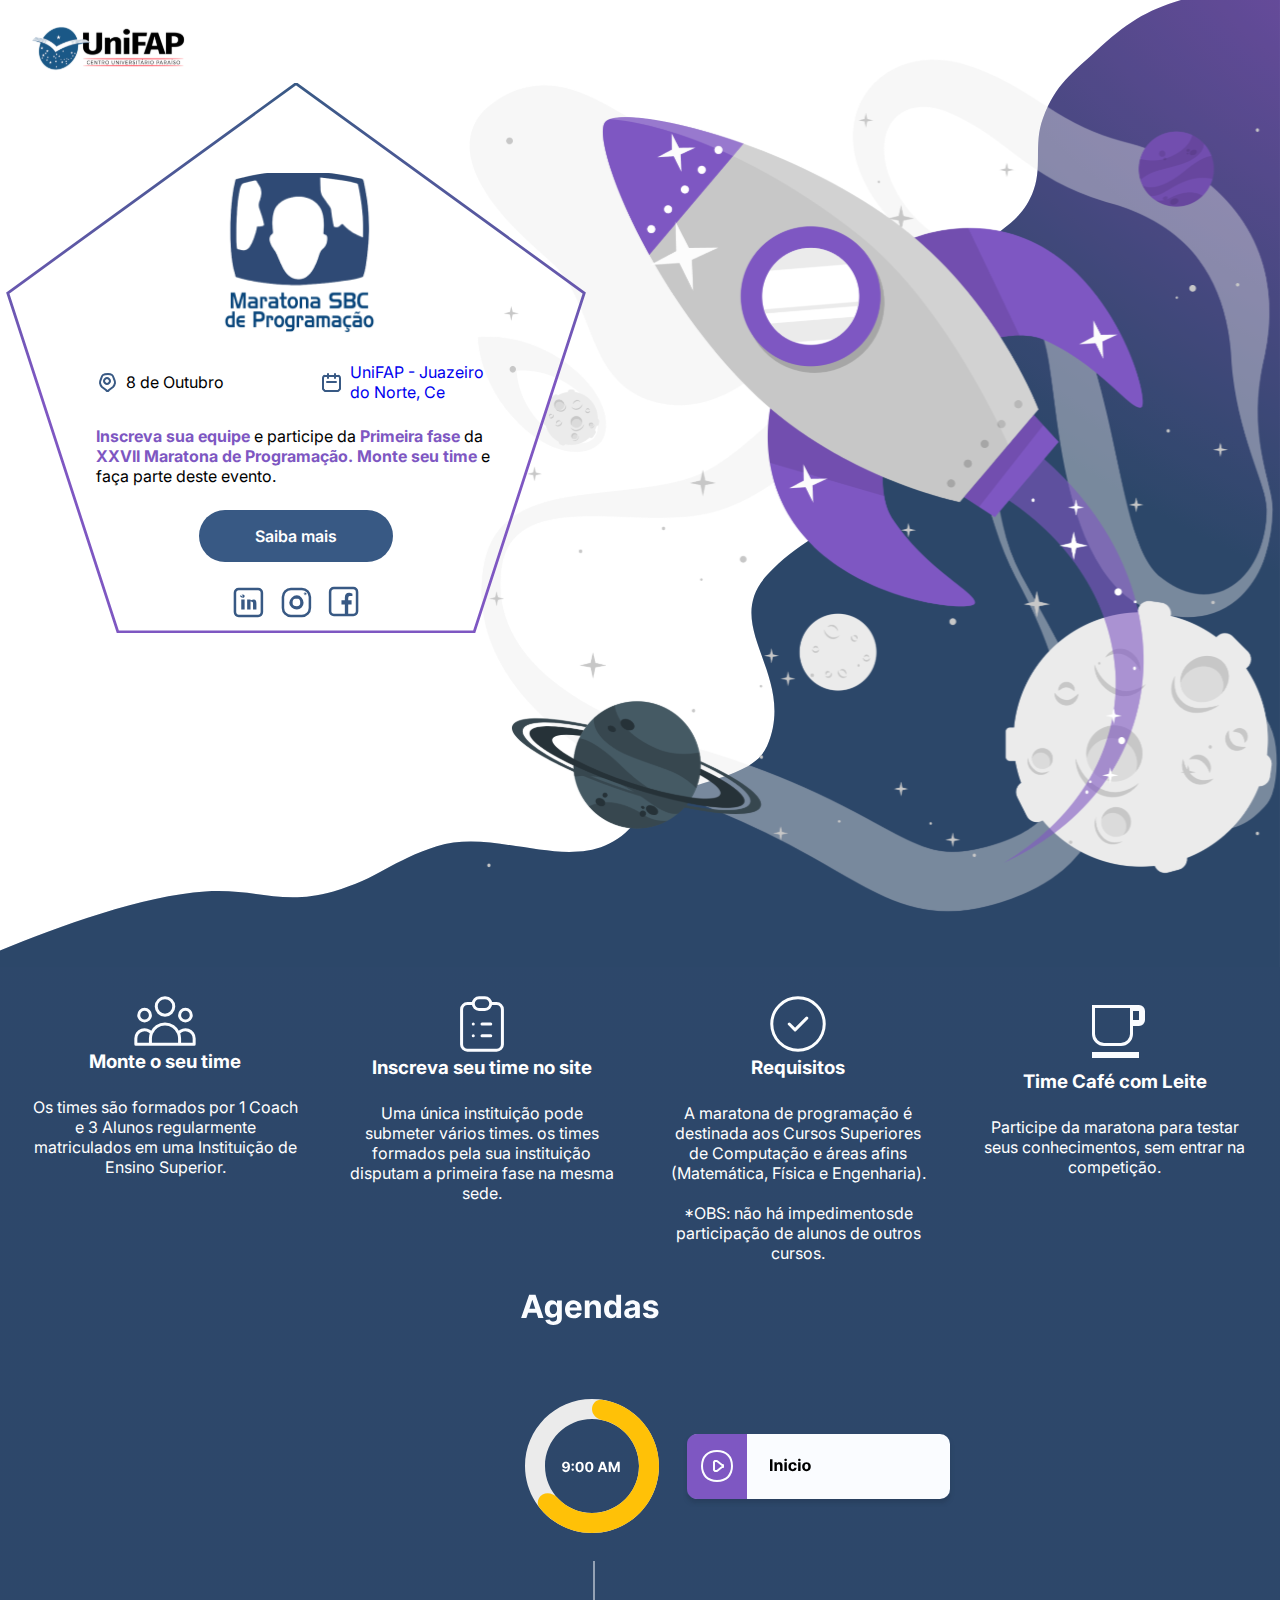
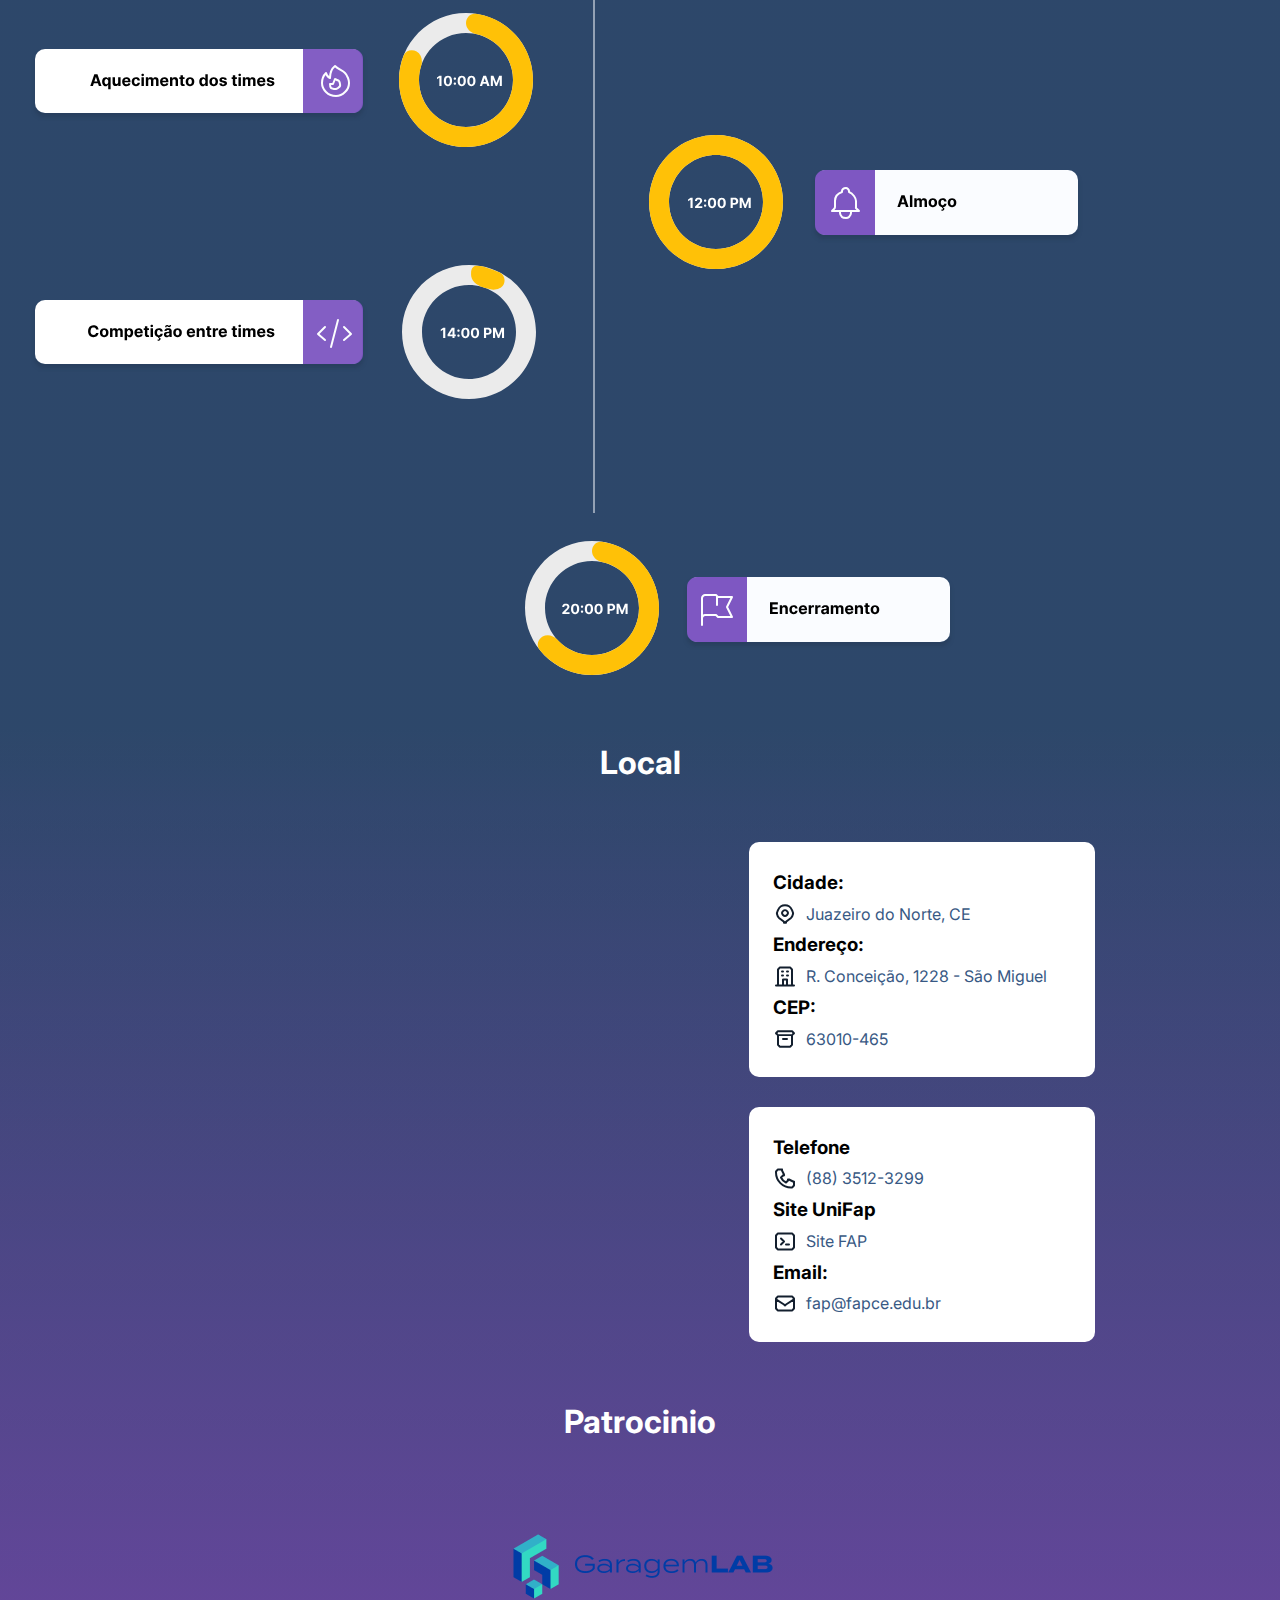
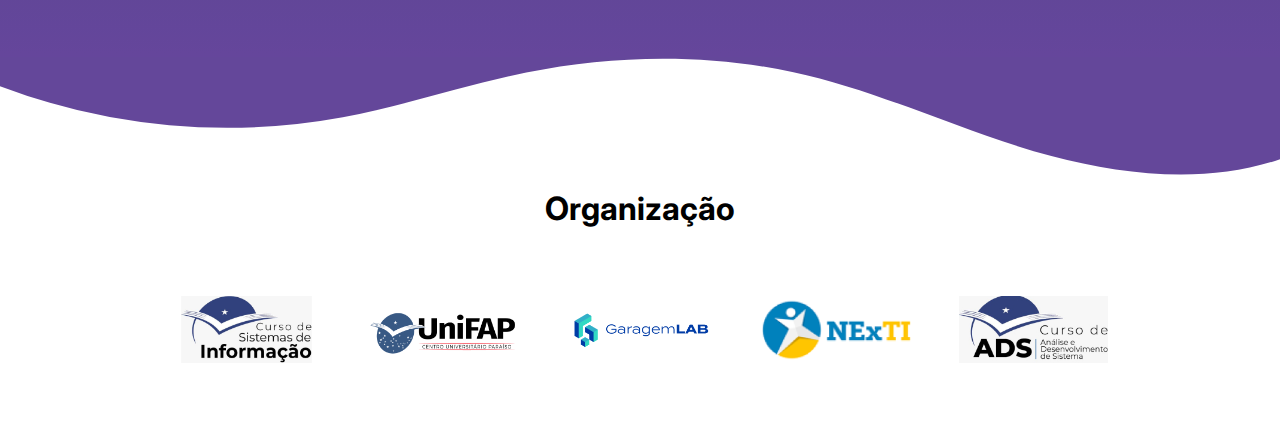
<file: index.html>
<!DOCTYPE html>
<html lang="pt_BR">

<head>
  <meta charset="UTF-8">
  <link rel="preconnect" href="https://fonts.googleapis.com">
  <link rel="preconnect" href="https://fonts.gstatic.com" crossorigin>

  <meta http-equiv="X-UA-Compatible" content="IE=edge">
  <meta name="viewport" content="width=device-width, initial-scale=1.0">

  <link href="https://fonts.googleapis.com/css2?family=Inter:wght@400;600;700&display=swap" rel="stylesheet">
  <link rel="stylesheet" href="./assets/css/global.css">
  <link rel="stylesheet" href="./assets/css/index.css">
  <link rel="stylesheet" href="./assets/css/media.css">

  <title>UniFAP | Maratona SBC</title>
</head>

<body>
  <main>

    <header class="section-header">
      <div class="logoFap container">
        <img src="./assets/img/logoFap.svg" alt="Logo da UniFap">
      </div>

      <div class="container-header">

        <div class="holder">

          <div class="logoSBC">
            <img src="./assets/img/logoSBC.png" alt="">
          </div>
          <div class="more">
            <div class="date-and-address">
              <img src="/assets/img/icons/icon-local-blue.svg" alt="">
              <p>
                8 de Outubro</p>
              <img src="/assets/img/icons/icon-date.svg" alt="">
              <a target="_blank"
                href="https://www.google.com/maps/place/Centro+Universit%C3%A1rio+Para%C3%ADso+-+UniFAP/@-7.2062168,-39.3111997,17z/data=!3m1!4b1!4m5!3m4!1s0x7a178ad71080c59:0x5b2a22386c2711fd!8m2!3d-7.2062168!4d-39.3111997">
                UniFAP - Juazeiro do Norte, Ce
              </a>
            </div>
            <p>
              <span class="text-purple">Inscreva sua equipe</span> e participe da <span class="text-purple">Primeira
                fase </span> da <span class="text-purple"> XXVII Maratona de Programação.</span>
              <span class="text-purple">Monte seu time</span> e faça parte deste evento.
            </p>
            <a id="btn-more"class="btn btn-more" href="./informations.html">Saiba mais</a>
            <div class="social-media">
              <a href="">
                <img src="../assets/img/social-media/linkedIn.svg" alt="">
              </a>
              <a href="">
                <img src="../assets/img/social-media/instagram.svg" alt="">

              </a>
              <a href="">
                <img src="../assets/img/social-media/facebook.svg" alt="">

              </a>
            </div>
          </div>
        </div>



      </div>

    </header>

    <section class="section-timeline">
      <div class="container">

        <ul class="steps">
          <li>
            <img src="./assets/img/icons/equipe.svg" alt="">

            <h3>Monte o seu time</h3>
            <p>
              Os times são formados por 1 Coach e 3 Alunos regularmente matriculados em uma Instituição de Ensino
              Superior.
            </p>
          </li>
          <li>
            <img src="./assets/img/icons/board.svg" alt="">

            <h3>
              Inscreva seu time no site
            </h3>
            <p>
              Uma única instituição pode submeter vários times. os times formados pela sua instituição disputam a
              primeira
              fase na mesma sede.
            </p>

          </li>
          <li>
            <img src="./assets/img/icons/verifica.svg" alt="">
            <h3>
              Requisitos
            </h3>
            <p>
              A maratona de programação é destinada aos Cursos Superiores de Computação e áreas afins (Matemática,
              Física e Engenharia).
              <br>
              <br>
              *OBS: não há impedimentosde participação de alunos de outros cursos.
            </p>
          </li>

          <li id="especial-li">
            <img src="./assets/img/icons/coffe.svg" alt="">
            <h3>
              Time Café com Leite
            </h3>
            <p>
              Participe da maratona para testar seus conhecimentos, sem entrar na competição.
            </p>
          </li>
        </ul>

        <div class="timeline">
          <img src="/assets/img/timeline-complete.svg" alt="">
        </div>  

      </div>
    </section>

    <section class="section-place">
      <section class="container contain-place">

        <h2>Local</h2>
        <div class="map-place">

          <div class="map">
            <div class="mapouter">
              <div class="gmap_canvas">
                <iframe width="500" height="500" id="gmap_canvas"
                  src="https://maps.google.com/maps?q=Centro%20Universit%C3%A1rio%20Para%C3%ADso%20-%20UniFAP%20-%20Rua%20Concei%C3%A7%C3%A3o%20-%20S%C3%A3o%20Miguel,%20Juazeiro%20do%20Norte%20-%20CE&t=&z=13&ie=UTF8&iwloc=&output=embed"
                  frameborder="0" scrolling="no" marginheight="0" marginwidth="0"></iframe>
              </div>
            </div>
          </div>

          <div class="cards-contact">
            <div class="address">
              <h3>Cidade:</h3>
              <div class="sub-address">
                <img src="./assets/img/icons/icon-local.svg" alt="">
                <p class="text-blue">Juazeiro do Norte, CE</p>
              </div>
              <h3>Endereço:</h3>
              <div class="sub-address">
                <img src="./assets/img/icons/icon-build.svg" alt="">
                <p class="text-blue">R. Conceição, 1228 - São Miguel</p>
              </div>
              <h3>CEP:</h3>
              <div class="sub-address">
                <img src="./assets/img/icons/icon-cep.svg" alt="">
                <p class="text-blue">63010-465</p>
              </div>
            </div>

            <div class="contact">
              <h3>Telefone</h3>
              <div class="sub-address">
                <img src="./assets/img/icons/icon-phone.svg" alt="">
                <p class="text-blue">(88) 3512-3299</p>
              </div>
              <h3>Site UniFap</h3>
              <div class="sub-address">
                <img src="./assets/img/icons/icon-site.svg" alt="">
                <p><a href="" class="text-blue">Site FAP</a></p>
              </div>
              <h3>Email:</h3>
              <div class="sub-address">
                <img src="./assets/img/icons/icon-mail.svg" alt="">
                <p><a href="" class="text-blue">fap@fapce.edu.br</a></p>
              </div>
            </div>
          </div>

        </div>

        <h2>Patrocinio</h2>

        <div class="sponsorship">
          <div class="grid-item">
            <img src="./assets/img/organitation/garagem-logo.png" alt="">
          </div>
        </div>
        </div>
      </section>
    </section>

    <div class="footer-section-place">
      <svg id="svg-footer"data-name="Layer 1" xmlns="http://www.w3.org/2000/svg" viewBox="0 0 1200 120" preserveAspectRatio="none">
        <path
          d="M321.39,56.44c58-10.79,114.16-30.13,172-41.86,82.39-16.72,168.19-17.73,250.45-.39C823.78,31,906.67,72,985.66,92.83c70.05,18.48,146.53,26.09,214.34,3V0H0V27.35A600.21,600.21,0,0,0,321.39,56.44Z"
          class="shape-fill"></path>
      </svg>

    </div>

    <footer class="section-footer container">
      <h2>Organização</h2>
      <div class="organitation">
        <div class="footer-img">

          <img src="./assets/img/organitation/logo-si.png" alt="">

          <img src="./assets//img//organitation/logo-unifap.png" alt="">

          <img src="./assets/img/organitation/garagem-logo.png" alt="">

          <img src="./assets/img/organitation/Nexti-fap.png" alt="">

          <img src="./assets/img/organitation/logo-ads.jpg" alt="">


        </div>
      </div>
    </footer>
  </main>
</body>

</html>
</file>
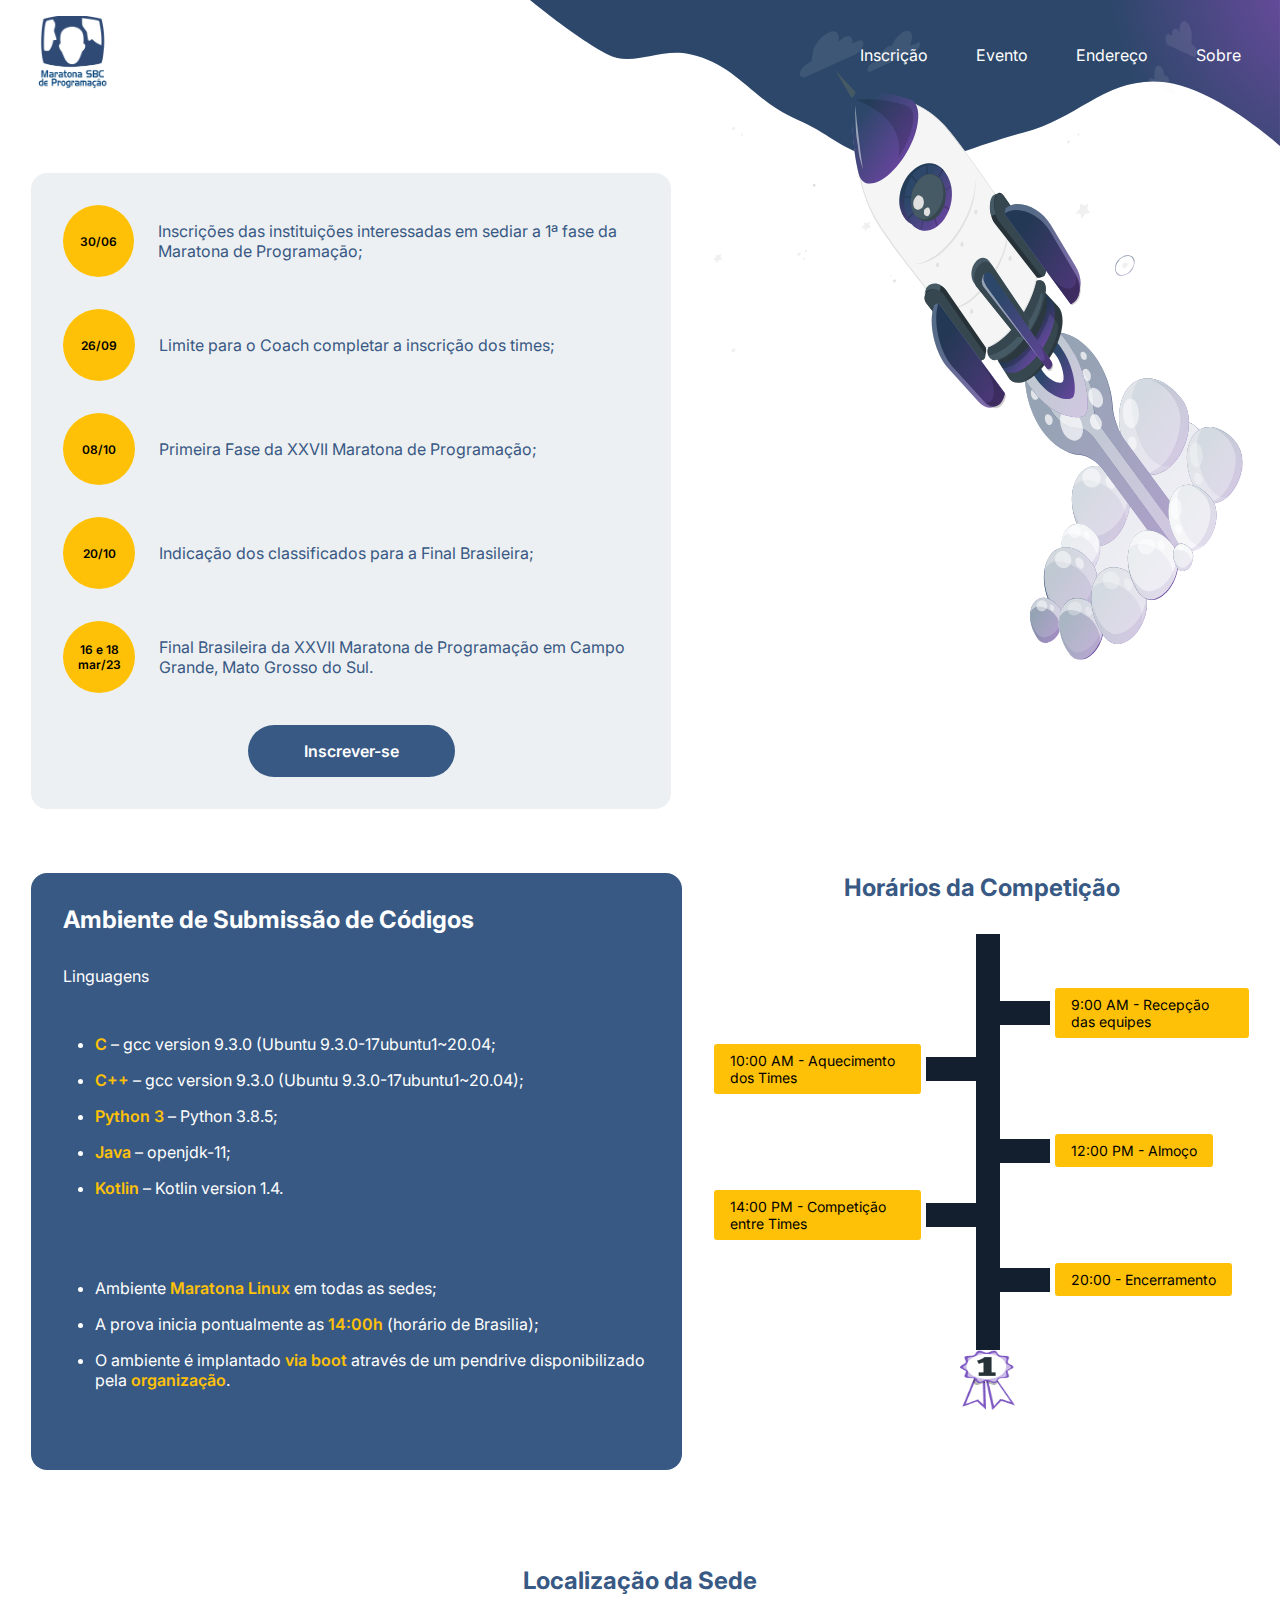
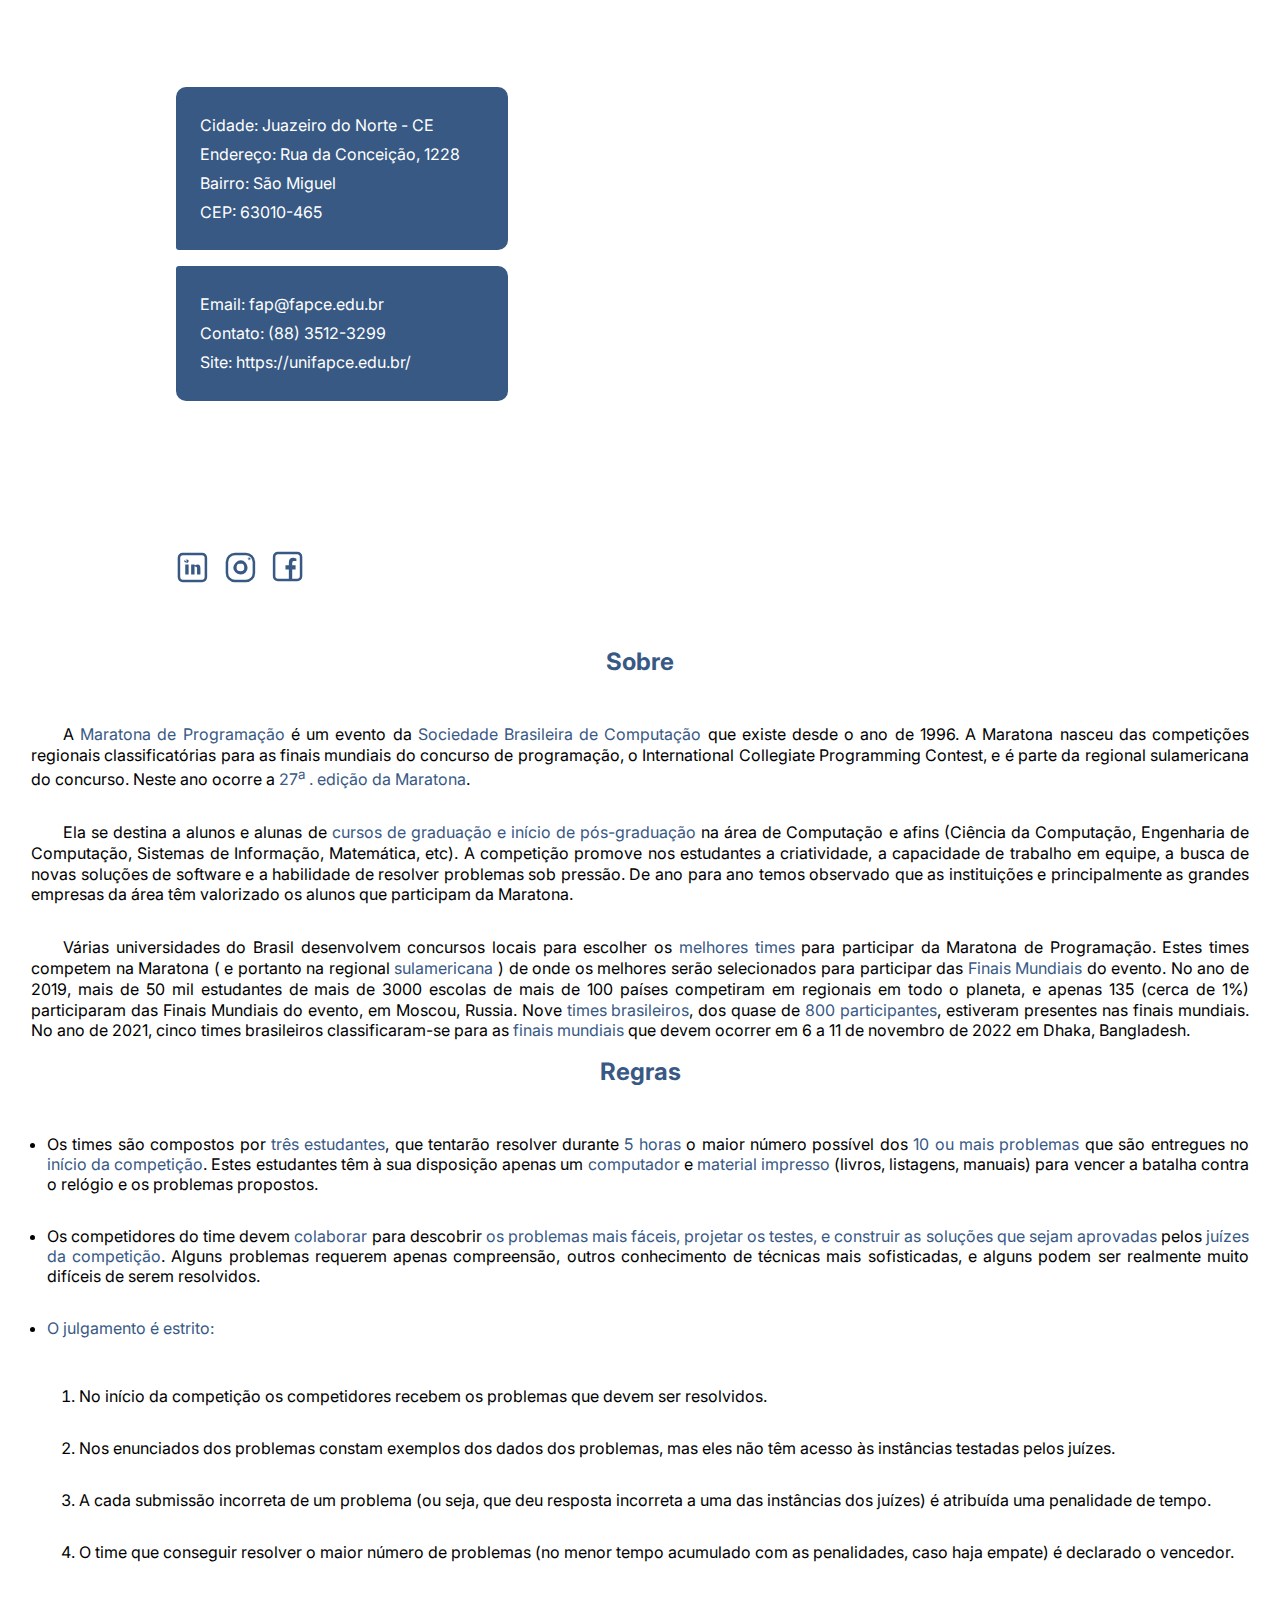
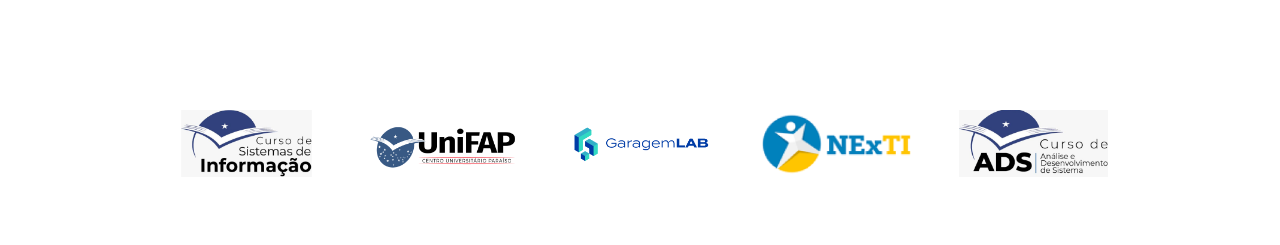
<file: informations.html>
<!DOCTYPE html>
<html lang="pt_BR">

<head>
  <meta charset="UTF-8">
  <link rel="preconnect" href="https://fonts.googleapis.com">
  <link rel="preconnect" href="https://fonts.gstatic.com" crossorigin>

  <meta http-equiv="X-UA-Compatible" content="IE=edge">
  <meta name="viewport" content="width=device-width, initial-scale=1.0">

  <link href="https://fonts.googleapis.com/css2?family=Inter:wght@400;600;700&display=swap" rel="stylesheet">
  <link rel="stylesheet" href="./assets/css/global.css">
  <link rel="stylesheet" href="./assets/css/informations.css">
  <title>UniFAP Maratona SBC</title>
</head>

<body>
  <section class="pageInfor-home">
    <header class="pageInfor-header">
      <div class="container pageInfor-header-contain">

        <div class="pageInfor-logoSBC">
          <a href="/index.html"><img src="../assets/img/logoSBC.png" alt="Logo da UniFap"></a>
        </div>

        <nav class="navbar">
          <div class="link">
            <a href="#">Inscrição</a>
          </div>
          <div class="link">
            <a href="#event">Evento</a>
          </div>
          <div class="link">
            <a href="#address">Endereço</a>
          </div>
          <div class="link">
            <a href="#about">Sobre</a>
          </div>
        </nav>

      </div>

    </header>
    <section class="container">
      <ul class="calendar">
        <li class="date">
          <span class="circle">30/06</span>
          <p>
            Inscrições das instituições interessadas em sediar a 1ª fase da Maratona de Programação;
          </p>
        </li>
        <li class="date">
          <span class="circle">
            26/09
          </span>
          <p>
            Limite para o Coach completar a inscrição dos times;
          </p>
        </li>
        <li class="date">
          <span class="circle">
            08/10
          </span>
          <p>
            Primeira Fase da XXVII Maratona de Programação;
          </p>
        </li>
        <li class="date">
          <span class="circle">
            20/10
          </span>
          <p>
            Indicação dos classificados para a Final Brasileira;
          </p>
        </li>
        <li class="date">
          <span class="circle">
            16 e 18 mar/23
          </span>
          <p>
            Final Brasileira da XXVII Maratona de Programação em Campo Grande, Mato Grosso do Sul.
          </p>
        </li>
        <a class=" btn btn-align-selff-center" href="#">Inscrever-se</a>
      </ul>
    </section>
  </section>

  <section id="event" class="pageInfor-section-event container">
    <div class="pageInfor-code-evironment">
      <h2>Ambiente de Submissão de Códigos</h2>
      <ul>
        <p>Linguagens</p>
        <div class="language">
          <li>
            <p><span class="text-yellow">C</span> – gcc version 9.3.0 (Ubuntu 9.3.0-17ubuntu1~20.04;</p>
          </li>
          <li>

            <p><span class="text-yellow">C++</span> – gcc version 9.3.0 (Ubuntu 9.3.0-17ubuntu1~20.04);</p>
          </li>
          <li>

            <p> <span class="text-yellow">Python 3</span> – Python 3.8.5;</p>
          </li>
          <li>
            <p>

              <span class="text-yellow">Java</span> – openjdk-11;
            </p>
          </li>
          <li>
            <p>

              <span class="text-yellow">Kotlin</span> – Kotlin version 1.4.
            </p>
          </li>
        </div>
        <div class="evironment">
          <li>
            <p>
              Ambiente <span class="text-yellow">Maratona Linux</span> em todas as sedes;

            </p>
          </li>
          <li>
            <p>

              A prova inicia pontualmente as <span class="text-yellow">14:00h</span> (horário de Brasilia);
            </p>
          </li>
          <li>
            <p>

              O ambiente é implantado <span class="text-yellow">via boot</span> através de um pendrive disponibilizado
              pela <span class="text-yellow">organização</span>.
            </p>
          </li>
        </div>
      </ul>
    </div>

    <div class="pageInfor-scheldule">
      <h2>Horários da Competição</h2>
      <div class="pageInfor-hours">
        <div class="pageInfor-hours-col-1">
          <div class="pageInfor-hour-col-1">
            <p>10:00 AM - Aquecimento dos Times</p>
          </div>
          <div class="pageInfor-hour-col-1">
            <p>14:00 PM - Competição entre Times</p>
          </div>
        </div>
        <div>
          <div class="pageInfor-divisor">
          </div>
        </div>


        <div class="pageInfor-hours-col-2">
          <div class="pageInfor-hour-col-2">
            <p>9:00 AM - Recepção das equipes</p>
          </div>
          <div class="pageInfor-hour-col-2">
            <p>12:00 PM - Almoço</p>
          </div>
          <div class="pageInfor-hour-col-2">
            <p>20:00 - Encerramento</p>
          </div>
        </div>
      </div>
    </div>
  </section>

  <section id="address" class="pageInfor-place container">
    <h2>Localização da Sede</h2>
    <div class="pageInfor-map-place">
      <div class="pageInfor-cards-contact">
        <div>
          <div class="pageInfor-address">
            <p>Cidade: Juazeiro do Norte - CE</p>
            <p>Endereço: Rua da Conceição, 1228</p>
            <p>Bairro: São Miguel</p>
            <p>CEP: 63010-465</p>
          </div>

          <div class="pageInfor-contact">
            <p>Email: fap@fapce.edu.br</p>
            <p>Contato: (88) 3512-3299</p>
            <p>
              Site: <a href="#">https://unifapce.edu.br/</a>
            </p>
          </div>
        </div>
        <div class="pageInfor-social-media">
          <a href="">
            <img src="./assets/img/social-media/linkedIn.svg" alt="">
          </a>
          <a href="">
            <img src="./assets/img/social-media/instagram.svg" alt="">

          </a>
          <a href="">
            <img src="./assets/img/social-media/facebook.svg" alt="">

          </a>
        </div>
      </div>

      <div class="pageInfor-map">
        <div class="mapouter">
          <div class="gmap_canvas">
            <iframe width="500" height="500" id="gmap_canvas"
              src="https://maps.google.com/maps?q=Centro%20Universit%C3%A1rio%20Para%C3%ADso%20-%20UniFAP%20-%20Rua%20Concei%C3%A7%C3%A3o%20-%20S%C3%A3o%20Miguel,%20Juazeiro%20do%20Norte%20-%20CE&t=&z=13&ie=UTF8&iwloc=&output=embed"
              frameborder="0" scrolling="no" marginheight="0" marginwidth="0"></iframe>
            <a href="https://www.embedgooglemap.net">google maps embed link</a>
          </div>
        </div>
      </div>
    </div>
    </div>
  </section>

  <section id="about" class="pageInfor-section-about container">
    <article class="about">
      <h2>Sobre</h2>
      <p>
        A <span class="text-blue">Maratona de Programação</span> é um evento da <span class="text-blue">Sociedade
          Brasileira de Computação </span> que existe desde o ano de 1996.
        A Maratona nasceu das competições regionais classificatórias para as finais mundiais do concurso de programação,
        o International Collegiate Programming Contest, e é parte da regional sulamericana do concurso.
        Neste ano ocorre a <span class="text-blue">27<sup>a</sup> . edição da Maratona</span>.
      </p>
      <p>
        Ela se destina a alunos e alunas de <span class="text-blue">cursos de graduação e início de pós-graduação</span>
        na área de Computação e afins
        (Ciência da Computação, Engenharia de Computação, Sistemas de Informação, Matemática, etc).
        A competição promove nos estudantes a criatividade, a capacidade de trabalho em equipe, a busca de novas
        soluções de software e a habilidade de resolver problemas sob pressão.
        De ano para ano temos observado que as instituições e principalmente as grandes empresas da área têm valorizado
        os alunos que participam da Maratona.
      </p>
      <p>
        Várias universidades do Brasil desenvolvem concursos locais para escolher os <span class="text-blue">melhores
          times </span> para participar da
        Maratona de Programação.
        Estes times competem na Maratona ( e portanto na regional <span class="text-blue">sulamericana</span> ) de onde
        os melhores serão selecionados
        para participar das <span class="text-blue">Finais Mundiais</span> do evento.
        No ano de 2019, mais de 50 mil estudantes de mais de 3000 escolas de mais de 100 países competiram em regionais
        em todo o planeta, e apenas 135 (cerca de 1%) participaram das Finais Mundiais do evento, em Moscou, Russia.
        Nove <span class="text-blue">times brasileiros</span>, dos quase de <span class="text-blue">800
          participantes</span>, estiveram presentes nas finais mundiais. No ano de 2021,
        cinco times brasileiros classificaram-se para as <span class="text-blue">finais mundiais</span> que devem
        ocorrer em 6 a 11 de novembro de 2022
        em Dhaka, Bangladesh.
      </p>
    </article>
    <article class="rule">
      <h2>Regras</h2>
      <ul>
        <li>

          Os times são compostos por <span class="text-blue">três estudantes</span>, que tentarão resolver durante <span
            class="text-blue">5 horas</span> o maior número possível
          dos <spam class="text-blue">10 ou mais problemas</spam> que são entregues no <span class="text-blue">início da
            competição</span>.
          Estes estudantes têm à sua disposição apenas um <span class="text-blue">computador</span> e <span
            class="text-blue">material impresso</span> (livros, listagens, manuais)
          para vencer a batalha contra o relógio e os problemas propostos.

        </li>
        <li>

          Os competidores do time devem <span class="text-blue">colaborar</span> para descobrir <span class="text-blue">
            os problemas mais fáceis, projetar os testes, e
            construir as soluções que sejam aprovadas</span> pelos <span class="text-blue">juízes da competição</span>.
          Alguns problemas requerem apenas compreensão, outros conhecimento de técnicas mais sofisticadas, e alguns
          podem ser realmente muito difíceis de serem resolvidos.

        </li>
        <li>
          <span class="text-blue">O julgamento é estrito:</span>
          <ol>
            <li>No início da competição os competidores recebem os problemas que devem ser resolvidos. </li>
            <li>Nos enunciados dos problemas constam exemplos dos dados dos problemas, mas eles não têm acesso às
              instâncias testadas pelos juízes. </li>
            <li>
              A cada submissão incorreta de um problema (ou seja, que deu resposta incorreta a uma das instâncias dos
              juízes) é atribuída uma penalidade de tempo.
            </li>
            <li>
              O time que conseguir resolver o maior número de problemas (no menor tempo acumulado com as penalidades,
              caso
              haja empate) é declarado o vencedor.
            </li>
          </ol>
        </li>
      </ul>
    </article>
  </section>

  <footer class="section-footer">
    <div class="organization">
      <div class="footer-img">

        <img src="./assets/img/organitation/logo-si.png" alt="">

        <img src="./assets//img//organitation/logo-unifap.png" alt="">

        <img src="./assets/img/organitation/garagem-logo.png" alt="">

        <img src="./assets/img/organitation/Nexti-fap.png" alt="">

        <img src="./assets/img/organitation/Logo-ads.png" alt="">

      </div>
    </div>
  </footer>
</body>

</html>
</file>
<file: assets/css/index.css>
/* HEADER */

.section-header{
  min-height: calc(100vh + 80px);
  background-image: url('../img/rocket-1.svg'), url('../img/background.svg');
  background-size: contain, cover;
  background-repeat: no-repeat, no-repeat;
  background-position: bottom right, bottom right;
  background-clip: border-box;
  overflow: hidden;

  margin-bottom: -1%;
}

.logoFap{
  padding:1rem 1rem;
}

.holder{
  max-width: 25rem;
  display: flex;
  flex-direction: column;
  align-items: center;
  justify-content: center;
  z-index: 1;
  position: relative;
  margin: 5rem 5rem 5rem 6rem;
}

.holder::after{
  position: absolute;
  top: -90px;
  content: '';
  width: 580px;
  height: 550px;
  background-image: url('../img/polygon.svg');
  background-size: cover;
  background-repeat: no-repeat;
  background-position: center;
}

.logoSBC img{
  width: 11rem;
}

.more{
  display: flex;
  flex-direction: column;
  justify-content: center;
  align-items: center;
  z-index: 1;
}

.date-and-address{
  width: 100%;
  display: flex;
  justify-content: space-between;
  flex-direction: row;
  align-items: center;
  gap: 3rem;
  margin: 1.5rem 0;
  font-size: 1rem;
}

.date-and-address p, .date-and-address a{
  width: 100%;
  margin-left: -10%;
}

.text-purple{
  color: #7E57C2;
  font-weight: 700;
}

.btn{
  display: block;
  padding: 1rem 3.5rem;
  background-color: #385984;
  color: #ffff;
  border-radius: 2rem;
  font-size: 1rem;
  font-weight: 600;
  text-align: center;
}

.btn:hover{
  filter: brightness(0.9);
  transition: 0.2s;
}

.btn-more{
  margin: 1.5rem 0;
}

.social-media{
  display: flex;
  align-items: center;
  gap: 1rem;
}
.social-media a img{
  width: 32px;
}

.text-blue{
  color: #385984;
}

/* ######################## */


/* SEÇAO TIMELINE */

.section-timeline{
  min-height: 100vh;
  background: linear-gradient(0deg, rgba(0, 0, 0, 0.2), rgba(0, 0, 0, 0.2)), linear-gradient(180deg, #385984 70%,#385984 20% );
}

.steps{
  display: grid;
  grid-template-columns: repeat(4, 1fr);
  padding-top: 1.8rem;
  gap: 3rem;
}

.steps li {
  text-align: center;
  color: #fff;
}

.steps li p {
  padding: 1.5rem 0;
}

.scheldule{
  display: flex;
  flex-direction: column;
  align-items: center;
  justify-content: center;
  margin-top: 4rem;
}

.scheldule h2{
  font-size: 2rem;
  font-weight: 700;
  color: #fff;
}

.scheldule-items{
  display: flex;
  flex-direction: column;
  align-items: center;
  justify-content: center;
  margin-top: 3.5rem;
  font-weight: 600;
}

.contain-time{
  display: flex;
  align-items: center;
  gap: 1.8rem;
}

.scheldule-row-1{
  align-self: flex-end;

  padding-right: 15.5rem;
}

.scheldule-row-2{
  display: flex;
  align-items: center;
  margin: 20px 0;
}

.scheldule-row-2 .divider{
  height: 500px;
  width: 1px;
  background-color: #FAFCFF;
  margin: 0 30px;
}

.scheldule-row-2 .col-1, .scheldule-row-2 .col-2{
  width: 440px;
}

.scheldule-row-2 .col-1{
  display: flex;
  flex-direction: column;
  gap: 5rem;
}

.scheldule-row-3{
  align-self: flex-end;
  padding-right: 11.5rem;
}

.time{
  width: 120px;
  height: 120px;
  padding: 20px;
  display: flex;
  justify-content: center;
  align-items: center;
  border-radius: 50%;
  color: #fff;
  font-size: 1rem;
  font-weight: 700;

}

.hour-09, .hour-10, .hour-12, .hour-14, .hour-20{
  background-size: cover;
  background-repeat: no-repeat;
  background-position: center;
}

.hour-09{
  background-image: url('../img/times/time_9.svg');
}
.hour-10{
  background-image: url('../img/times/time_10.svg');
}
.hour-12{
  background-image: url('../img/times/time_12.svg');
}
.hour-14{
  background-image: url('../img/times/time_14.svg');
}
.hour-20{
  background-image: url('../img/times/time_20.svg');
}

.start, .warm-up, .competition, .lunch, .closing{
  display: flex;
  align-items: stretch;
}

.start img, .lunch img, .closing img, .warm-up img, .competition img{
  background: #7E57C2;
 
  padding: 10px;
}

.start img, .lunch img, .closing img{
  border-bottom-left-radius: 5px;
  border-top-left-radius: 5px;
}

.warm-up img, .competition img{
  border-bottom-right-radius: 5px;
  border-top-right-radius: 5px;
 
}

.start span, .lunch span, .closing span, .warm-up span, .competition span{
  display: flex;
  align-items: center;
  background-color: #fff;
  width: 100%;
  padding: 1rem;
}

.start span, .lunch span, .closing span{
  border-bottom-right-radius: 5px;
  border-top-right-radius: 5px;
}

.warm-up span, .competition span{
  border-bottom-left-radius: 5px;
  border-top-left-radius: 5px;
 
}


/* ############################## */


/* SECTION PLACE */

.section-place{
  min-height: 100vh;
  background: linear-gradient(0deg, rgba(0, 0, 0, 0.2), rgba(0, 0, 0, 0.2)), linear-gradient(180deg, #385984 5%, #7E57C2 99.58%);
}

.contain-place{
  padding-top: 4rem;
}

.contain-place h2{
  font-size: 2rem;
  font-weight: 700;
  text-align: center;
  color: #fff;
}

.map-place{
  display: flex;
  align-items: stretch;
  justify-content: center;
  gap: 4rem;
  margin-top: 3.75rem;
  margin-bottom: 3.75rem;
}

.cards-contact{
  display: flex;
  flex-direction: column;
  justify-content: space-between;
  line-height: 1.8;
}

.address, .contact{
  padding: 1.5rem 3rem 1.5rem 1.5rem;
  border-radius: 10px;

  display: flex;
  flex-direction: column;
  align-items: flex-start;
  justify-content: center;

  background-color: #fff;
  color: black;
}

.sub-address{
  display: flex;
  flex-direction: row;
  gap: 0.6rem;
}

.cards-contact p{
  line-height: 1.8;
}

/* mapa */

.mapouter{
  position:relative;
  text-align:right;
  height:500px;
  width: 500px;
}
.gmap_canvas {
  overflow:hidden;
  background:none!important;
  height:500px;
  width:500px;
  border-radius: 0.5rem;
}

.sponsorship{
  display: flex;
  grid-template-columns: repeat(4, 1fr);
  gap: 0.75rem;
  justify-content:center;
  justify-items: center;

  margin-top: 3.75rem;
  padding-bottom: 1.5rem;
}

.shape-fill {
  fill: hsl(261, 37%, 44%);
}


/* ############################# */

/* SECTION FOOTER  */

.section-footer{
  text-align: center;
}

.section-footer h2{
  font-size: 2rem;
}

.footer-img{
  margin: 3rem auto;
  display: flex;
  align-items: center;
  justify-content: center;
  gap: 3rem;
  flex-wrap: wrap;
  padding: 1.25rem;
}

.organitation img{
  width: 9.3rem;
}
</file>
<file: assets/css/media.css>
@media screen and (max-width: 1080px){
  html{
    font-size: 93.75%;
  }
/*====HOME====*/
  .section-header{
    min-height: calc(60vh + 80px);
    background-image: url("/assets/img/background-resopnsive-home.svg");
    background-size: contain, cover;
    background-repeat: no-repeat, no-repeat;
    background-position: bottom right, bottom right;
    background-clip: border-box;
    overflow: hidden;
    margin-bottom: -1%;
    width: 100%;
  }
  .container-header{
    display: flex;
    justify-content: center;
    align-items: center;
  }
  .holder{
    width: 100%;
    max-width: 20rem;
    display: flex;
    flex-direction: column;
    align-items: center;
    justify-content: center;
    z-index: 1;
    position: relative;
    gap: 1rem;
   }
  .holder p{
    max-width: 90%;
  }
  #btn-more{
    margin-top: 4rem;
  }
  .holder::after{
    position: absolute;
    top: -90px;
    content: '';
    width: 505px;
    height: 480px;
    background-image: url('../img/polygon.svg');
    background-size: cover;
    background-repeat: no-repeat;
    background-position: center;
  }

  /*====TIMELINE====*/
  .timeline{
    display: flex;
    justify-content: center;
  }
  .timeline img{
    height: 930px;
    width: 910px;
    
    transition: ease, all 0.5;
  }
  .steps{
    display: flex;
    flex-direction: column;
    grid-template-columns: repeat(4, 1fr);
    padding-top: 1.8rem;
    gap: 3rem;

    justify-content: center;
    align-items: center;
  }
  
  .steps li {
    text-align: center;
    color: #fff;
    
    width: 307px;
    max-height: 325px;

    margin-top: 3rem;
    padding-top: 1rem;

    box-shadow: 0 8px 32px 0 rgba( 31, 38, 135, 0.37 );
    backdrop-filter: blur( 13.5px );
    -webkit-backdrop-filter: blur( 13.5px );
    border-radius: 10px;
    border: 1px solid rgba(255, 255, 255, 0.116);
  }
  
  .steps h3, .steps p{
    max-width: 280px;
    margin-inline: 10%;
  }

  /*====FOOTER====*/
#svg-footer{
  margin-top: -1%;
}
}

@media screen and (max-width: 965px){
  html{
    font-size: 87.5%;
    width: 100vw;
    overflow-x: hidden;
  }
/* SECTION PLACE */
.map-place{
  display: flex;
  flex-direction: column;

  justify-content: center;
  align-items: center;
}
.cards-contact{
  gap: 2rem;
}

/*===TIMELINE===*/
.timeline{
  display: flex;
  justify-content: center;
}
.timeline img{
  height: 730px;
  width: 710px;

  transition: ease, all 0.5;
}

/*====FOOTER====*/
#svg-footer{
  margin-top: -1%;
}
}

@media screen and (max-width: 725px){
  .holder::after{
    width: 100px;
  }
  /*===TIMELINE===*/
.timeline{
  display: flex;
  justify-content: center;
  align-items: center;
}
.timeline img{
  height: 420px;
  width: 380px;
  
  transition: ease, all 0.5;
}

/*====MAP====*/
.gmap_canvas{
  display: flex;
  justify-content: center;
  align-items: center;
}

.mapouter{
  display: flex;
  max-width: 300px;
}
.gmap_canvas iframe{
  max-height: 300px;
  max-width: 310px;
}
/*====FOOTER====*/
#svg-footer{
  margin-top: -1%;
}
}

@media screen and (max-width: 425px){
  html{
    min-width: 100vw;
    min-width: 100%
;
  }
  .holder::after{
    width: 100px;
  }
    /*===TIMELINE===*/
.timeline{
  display: flex;
  justify-content: center;
}
.timeline img{
  height: 400px;
  width: 330px;
  
  transition: ease, all 0.5;
}
.gmap_canvas{
  display: flex;
  justify-content: center;
  align-items: center;
}
.gmap_canvas iframe{
  max-height: 250px;
  max-width: 260px;
}

}
</file>
<file: assets/css/informations.css>
/* HEADER  */
.pageInfor-home{
  background-image: url('../img/rocket-2.svg'), url('../img/cloud.svg') ;
  background-repeat: no-repeat, no-repeat;
  background-position: 140% 100%, top right;
  background-size: 900px 900px, 750px;
}
.pageInfor-header-contain{
  display: flex;
  justify-content: space-between;
  align-items: center;
  padding-top: 1rem;
  padding-bottom: 1rem;
}
.navbar{
  display: flex;
  align-items: center;
  justify-content: center;
  gap: 2rem;
}

.link{
  padding: 0.5rem;
}

.navbar a{
  color: #fff;
  font-size: 1rem;
}

.navbar a:hover{
  color: #FFC107;
  transition: 0.2s;


}
.pageInfor-logoSBC{
  background-color: #fff;
  border-radius: 4px;

}
.pageInfor-logoSBC img {
  width: 5rem;
}

/* HOME  */
.calendar{
  list-style-position: inside;
  max-width: 40rem;
  display: flex;
  flex-direction: column;
  align-items: flex-start;
  background-color: #EDF0F2;
  color: #385984;
  padding: 2rem;
  gap: 2rem;

  border-radius: 1rem;
  margin: 4rem 0;
}

.date{
  display: flex;
  justify-content: center;
  align-items: center;
  gap: 1.5rem;
}
.circle{
  display: flex;
  justify-content: center;
  align-items: center;
  width: 4.5rem;
  height: 4.5rem;
  border: 1px solid transparent;
  border-radius: 50%;
  background: #FFC107;
  color: #000;
  font-size: 0.75rem;
  font-weight: 600;
  text-align: center;
  padding: 1rem;
}


.btn{
  display: block;
  padding: 1rem 3.5rem;
  background-color: #385984;
  color: #ffff;
  border-radius: 2rem;
  font-size: 1rem;
  font-weight: 600;
  text-align: center;
}
.btn-align-selff-center{
  align-self: center;
}

.btn:hover{
  filter: brightness(0.9);
  transition: 0.2s;
}
.text-yellow{
  color: #FFC107;
  font-weight: 600;
}
/* SECTION EVENT */

.pageInfor-section-event{
  display: flex;
  margin-top: 3rem;
  margin-bottom: 6rem;
  justify-content: space-between;
  align-items: flex-start;
  gap: 2rem;
}
.pageInfor-code-evironment{
  background-color: #385984;
  padding: 2rem;
  color: #fff;
  border-radius: 1rem;
}

.pageInfor-code-evironment h2{
 
  padding-bottom: 2rem;
}

.pageInfor-code-evironment p{
  padding-bottom: 1rem;
}

.pageInfor-code-evironment ul{
  list-style: disc;
}

.pageInfor-scheldule{
 display: flex;
 flex-direction: column;
 align-items: center;
}

.pageInfor-scheldule h2{
  padding-bottom: 2rem;
  color: #385984;
}

.language, .evironment{
  padding: 2rem 0 2rem 2rem;
}

.pageInfor-divisor{
  height: 26rem;
  min-width: 1.5rem;
  background-color: #131F2E;
  position: relative;
}

.pageInfor-divisor::after{
  content: '';
  width: 55px;
  height: 60px;
  background-image: url('/assets/img/icons/Medal.jpg');
  background-size: 55px 60px;
  background-repeat: no-repeat;
  background-position: center;
  position:absolute;
  bottom: -60px;
  left: -16px;
}

.pageInfor-hours{
  display: flex;
  align-items: center;
}

.pageInfor-hours-col-1{

  display: flex;
  flex-direction: column;
  gap: 6rem;
  padding: 6rem 0;
}

.pageInfor-hours-col-2{

  display: flex;
  flex-direction: column;
  gap: 6rem;
  padding: 1rem 0;
}

.pageInfor-hour-col-1{
  display: flex;
  align-items: center;
  gap: 5px;
}

.pageInfor-hour-col-1 p, .pageInfor-hour-col-2 p{
  background-color: #FFC107;
  padding: 0.5rem 1rem;
  border-radius: 3px;
  font-size: 0.875rem;
}

.pageInfor-hour-col-1::after{
  content: "";
  border-top:24px solid #131F2E ;
  border-left: 50px solid #131F2E;
 
}

.pageInfor-hour-col-2{
  display: flex;
  align-items: center;
  gap: 5px;
}


.pageInfor-hour-col-2::before{
  content: "";
  /* width: 50px; */

  border-top:24px solid #131F2E ;
  border-left: 50px solid #131F2E;
 
}


/* SECTION PLACE  */

.pageInfor-place{
  display: flex;
  flex-direction: column;
  align-items: center;
}
.pageInfor-place h2{
  padding-bottom: 2rem;
  color: #385984;
}

.pageInfor-map-place{
  display: flex;
  align-items: stretch;
  justify-content: center;
  gap: 6rem;
  margin-top: 3.75rem;
  margin-bottom: 3.75rem;
}

.pageInfor-cards-contact{
  display: flex;
  flex-direction: column;
  justify-content: space-between;
  gap: 2rem;
}


.pageInfor-address, .pageInfor-contact{
  padding: 1.5rem 3rem 1.5rem 1.5rem;
  background-color: #385984;
  color: #fff;
  line-height: 1.8;

  border-top-right-radius: 10px;
  border-bottom-right-radius: 10px;

}

.pageInfor-address{
  margin-bottom: 1rem;
}
.pageInfor-contact a{
  color: #fff;
}

.pageInfor-address{
  border-top-left-radius: 10px;
  border-bottom-left-radius: 3px;
}
.pageInfor-contact{
  border-top-left-radius: 3px;
  border-bottom-left-radius: 10px;
}
.pageInfor-social-media{
  display: flex;
  align-items: center;
  gap: 1rem;
}
.pageInfor-social-media a img{
  width: 32px;
}

.mapouter{
  position:relative;
  text-align:right;
  height:500px;
  width: 500px;
}
.gmap_canvas {
  overflow:hidden;
  background:none!important;
  height:500px;
  width:500px;
  border-radius: 0.5rem;
}
/* SECTION ABOUT  */

.pageInfor-section-about{
  margin-bottom: 6rem;
}

.pageInfor-section-about h2{
  padding-bottom: 2rem;
  color: #385984;
}

.text-blue{
  color: #385984;
}

.about{

}
.rule{

}
.about p{
  text-align: justify;
  text-indent: 2rem;
  padding: 1rem 0;
  line-height: 1.3;
}

.about h2, .rule h2{
  text-align: center;
}

.rule ul{
  list-style: disc;
  padding-left: 1rem;
}
.rule ul > li {
  text-align: justify;
  padding: 1rem 0;

}
.rule ol {
  padding-top: 2rem;
}
.rule ol > li{
  padding: 1rem 0;
  margin-left: 2rem;
}

/* FOOTER  */

.section-footer{
  text-align: center;
}

.footer-img{
  margin: 3rem auto;
  display: flex;
  align-items: center;
  justify-content: center;
  gap: 3rem;
  flex-wrap: wrap;
  padding: 1.25rem;
}

.organization img{
  width: 9.3rem;
}
</file>
<file: assets/css/global.css>
/* ======RESET CSS======== */
:root{
  font-size: 16px;
}

* {
  margin: 0;
  padding: 0;
  box-sizing: border-box;
}

a {
  text-decoration: none;

  font-size: 1rem;
}

html {
  scroll-behavior: smooth;
}

body {
  font-family: 'Inter', sans-serif;
  font-size: 1rem;
}


a {
  text-decoration: none;
}
ul {
  list-style: none;
}

/* h3{
  font-weight: 500;
  line-height: 19px;

  color: #FFFFFF;

  margin-top: 0.5rem;
}
h4{
  font-family: 'Inter';
  font-style: normal;
  font-weight: 700;
  font-size: 1.1rem;
  line-height: 24px;

  color: #131F2E;

  margin-top: 0.5rem;
}
h5{
  font-family: 'Inter';
  font-style: normal;
  font-weight: 500;
  line-height: 20px;
  
  color: #385984;

  margin-top: 0.6rem;
}
p{
  font-size: 1rem;
} */

.container {
  max-width: 1250px;
  margin: 0 auto;
  padding-left: 1rem;
  padding-right: 1rem;
}
</file>
